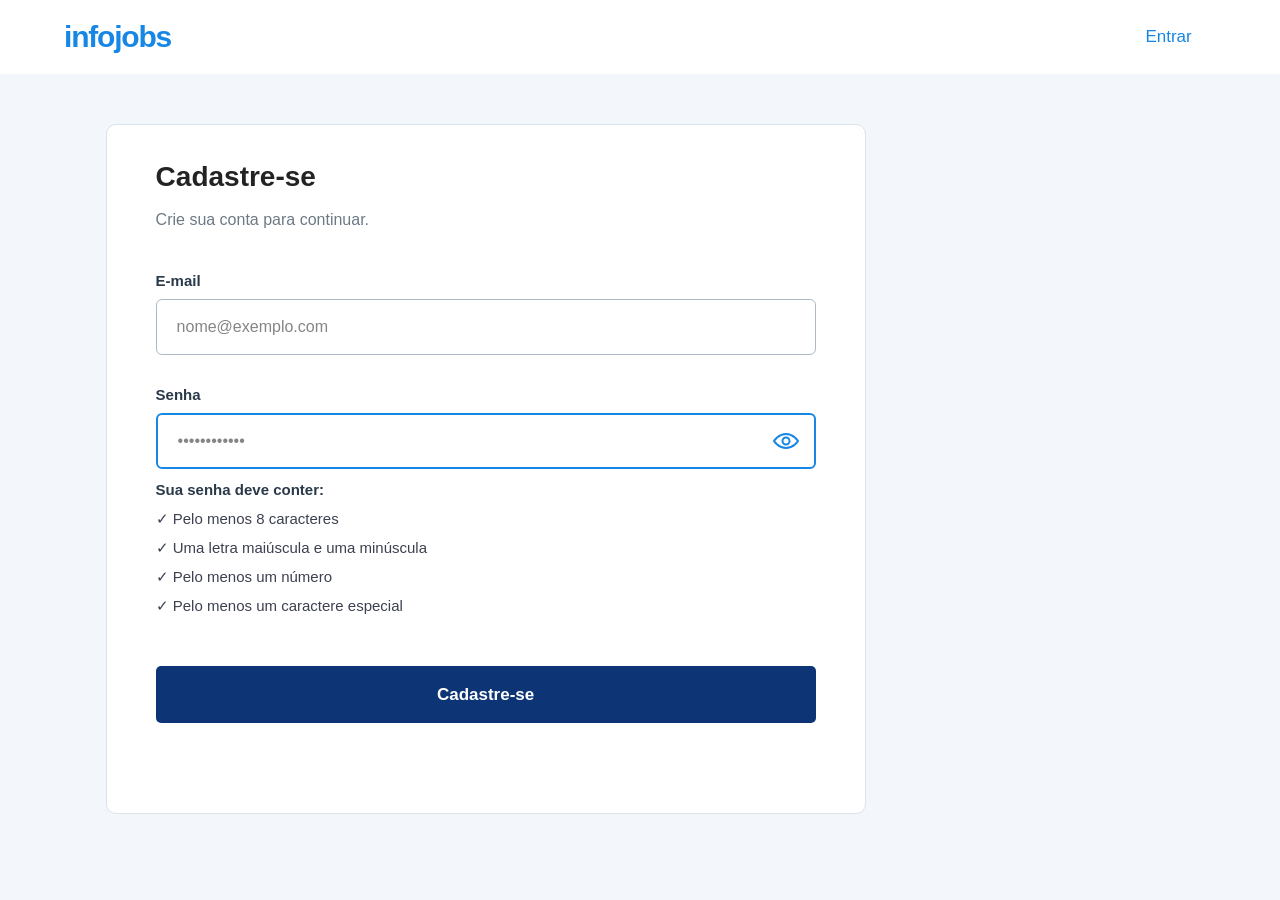
<file: index.html>
<!doctype html>
<html lang="pt-BR">
  <head>
    <meta charset="UTF-8" />
    <meta name="viewport" content="width=device-width, initial-scale=1.0" />
    <title>Cadastre-se | infojobs</title>
    <link rel="stylesheet" href="styles.css" />
    <script src="script.js" defer></script>
  </head>
  <body>
    <header class="site-header">
      <span class="brand">infojobs</span>
      <a class="login-link" href="#entrar">Entrar</a>
    </header>

    <main class="page-content">
      <section class="signup-card" aria-labelledby="signup-title">
        <h1 id="signup-title">Cadastre-se</h1>
        <p class="subtitle">Crie sua conta para continuar.</p>

        <form id="signup-form" novalidate>
          <div class="field email-field">
            <label for="email">E-mail</label>
            <input id="email" name="email" type="email" placeholder="nome@exemplo.com" autocomplete="email" required aria-describedby="email-error" />
            <p class="error" id="email-error" aria-live="polite"></p>
          </div>

          <div class="field password-field">
            <label for="password">Senha</label>
            <div class="password-control">
              <input id="password" name="password" type="password" placeholder="••••••••••••" autocomplete="new-password" required aria-describedby="password-rules password-error" />
              <button type="button" class="reveal-password" aria-label="Mostrar senha" aria-pressed="false">
                <svg viewBox="0 0 28 22" width="28" height="22" fill="none" aria-hidden="true">
                  <path d="M2 11s4.3-7 12-7 12 7 12 7-4.3 7-12 7S2 11 2 11Z" stroke="currentColor" stroke-width="2"/>
                  <circle cx="14" cy="11" r="3.5" stroke="currentColor" stroke-width="2"/>
                </svg>
              </button>
            </div>
            <p class="error" id="password-error" aria-live="polite"></p>
          </div>

          <div class="rules" id="password-rules">
            <p class="rules-title">Sua senha deve conter:</p>
            <ul>
              <li>✓ Pelo menos 8 caracteres</li>
              <li>✓ Uma letra maiúscula e uma minúscula</li>
              <li>✓ Pelo menos um número</li>
              <li>✓ Pelo menos um caractere especial</li>
            </ul>
          </div>

          <button class="submit-button" type="submit">Cadastre-se</button>
          <p class="form-message" id="form-message" role="status" aria-live="polite"></p>
        </form>
      </section>
    </main>
  </body>
</html>
</file>
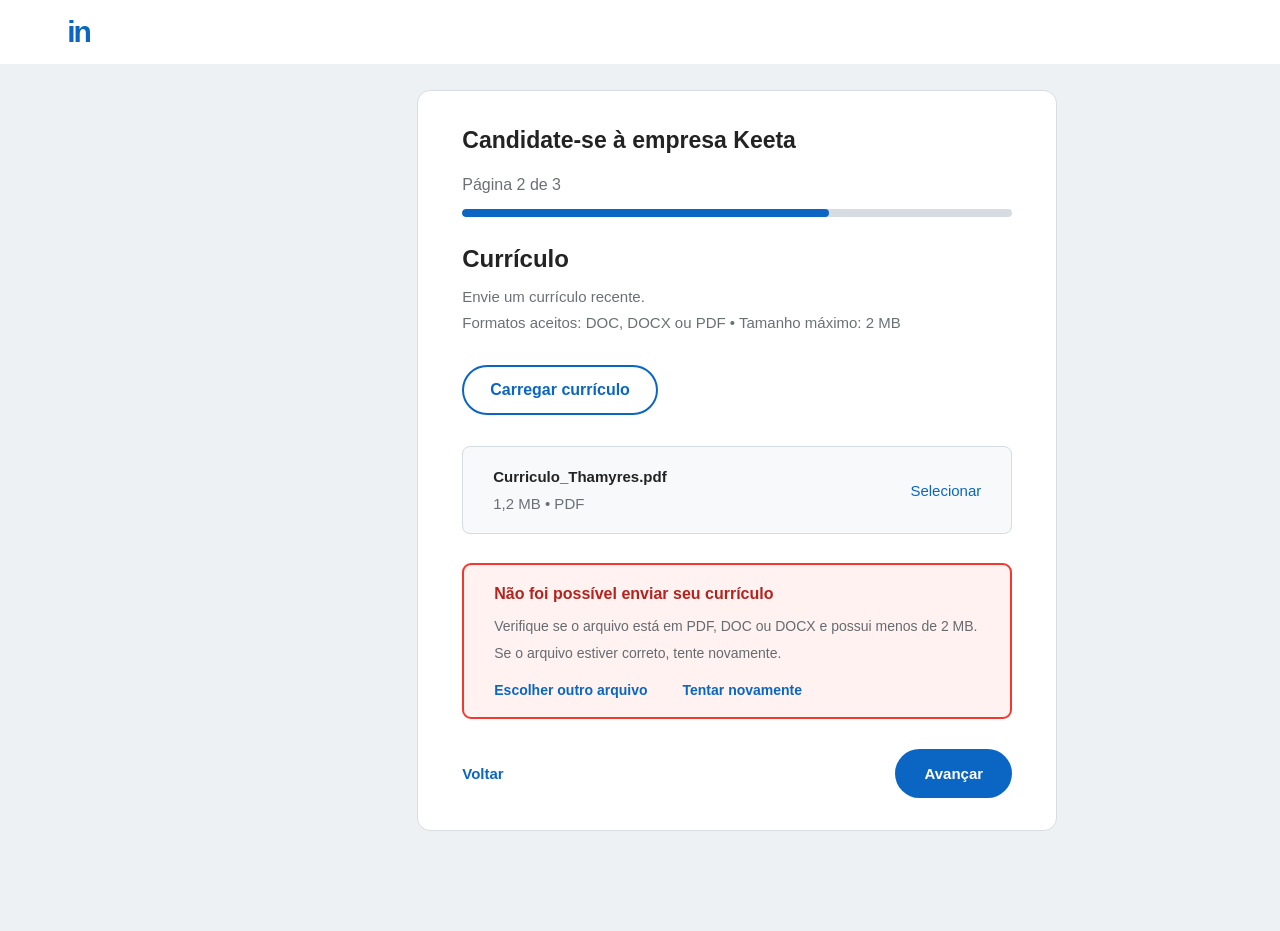
<file: anexar-curriculo.html>
<!doctype html>
<html lang="pt-BR">
  <head>
    <meta charset="UTF-8" />
    <meta name="viewport" content="width=device-width, initial-scale=1.0" />
    <title>Currículo | Candidatura Keeta</title>
    <link rel="stylesheet" href="styles.css" />
    <script src="script.js" defer></script>
  </head>
  <body class="upload-page">
    <header class="site-header upload-header"><span class="linkedin-mark">in</span></header>
    <main class="page-content">
      <section class="upload-card" aria-labelledby="application-title">
        <h1 id="application-title">Candidate-se à empresa Keeta</h1>
        <p class="upload-step">Página 2 de 3</p>
        <div class="progress-track upload-progress" role="progressbar" aria-label="Progresso da candidatura" aria-valuenow="66" aria-valuemin="0" aria-valuemax="100"><span></span></div>
        <h2>Currículo</h2>
        <p class="upload-description">Envie um currículo recente.</p>
        <p class="upload-requirements">Formatos aceitos: DOC, DOCX ou PDF • Tamanho máximo: 2 MB</p>

        <input id="resume-file" class="visually-hidden" type="file" accept=".pdf,.doc,.docx,application/pdf,application/msword,application/vnd.openxmlformats-officedocument.wordprocessingml.document" />
        <button class="load-resume" type="button">Carregar currículo</button>

        <div class="selected-resume">
          <div><strong id="resume-name">Curriculo_Thamyres.pdf</strong><span id="resume-meta">1,2 MB • PDF</span></div>
          <button type="button" class="select-resume">Selecionar</button>
        </div>

        <div class="upload-error" role="alert">
          <strong>Não foi possível enviar seu currículo</strong>
          <p>Verifique se o arquivo está em PDF, DOC ou DOCX e possui menos de 2 MB.</p>
          <p>Se o arquivo estiver correto, tente novamente.</p>
          <div class="error-actions"><button type="button" class="choose-another">Escolher outro arquivo</button><button type="button" class="try-again">Tentar novamente</button></div>
        </div>

        <div class="upload-actions"><a href="formulario.html">Voltar</a><button type="button" class="advance-button">Avançar</button></div>
      </section>
    </main>
  </body>
</html>
</file>
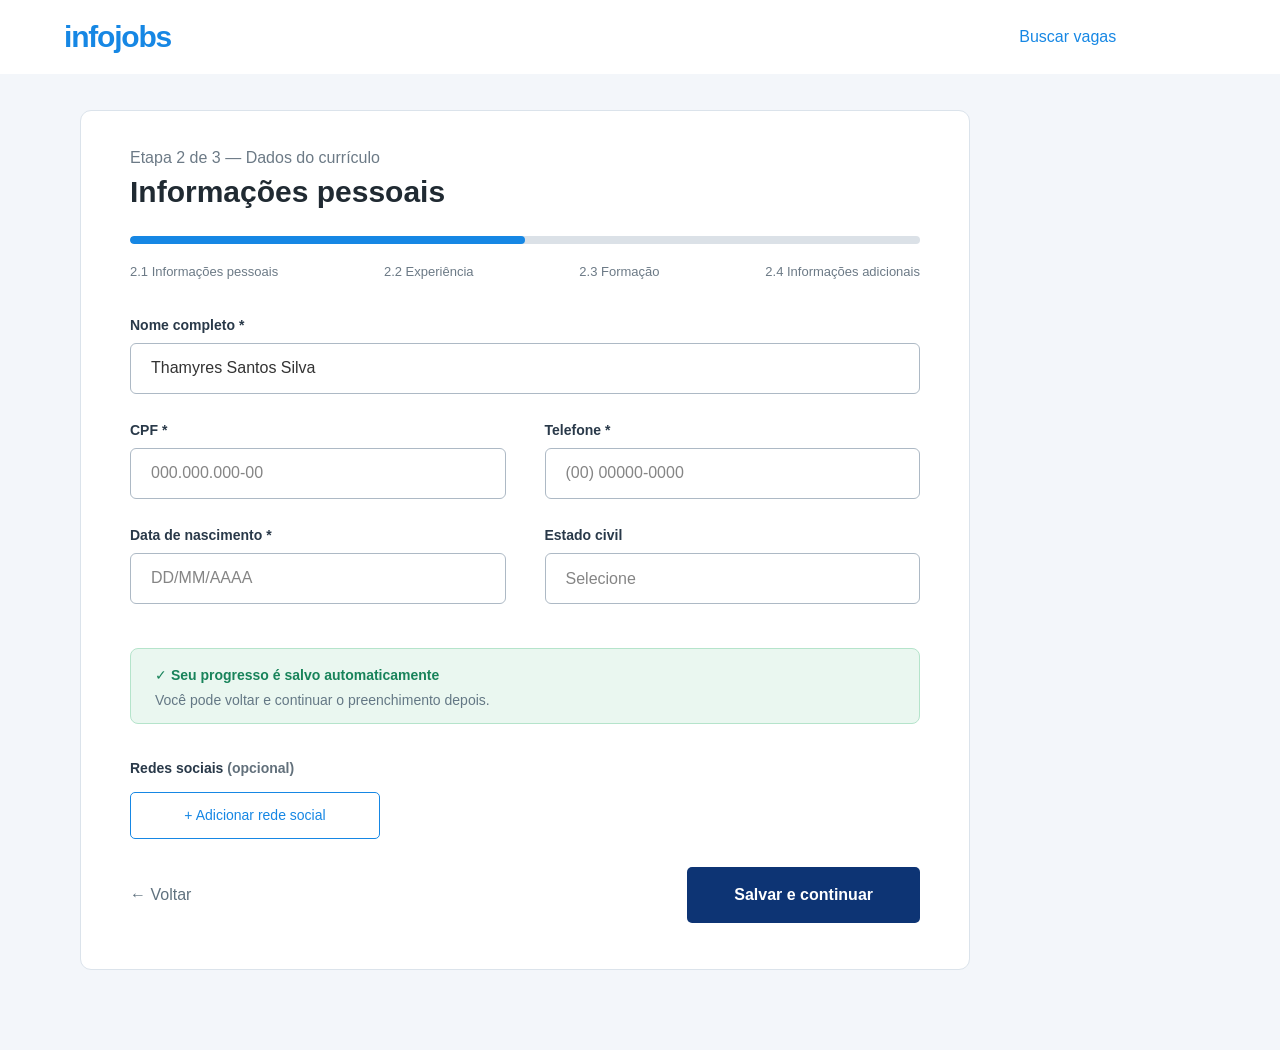
<file: formulario.html>
<!doctype html>
<html lang="pt-BR">
  <head>
    <meta charset="UTF-8" />
    <meta name="viewport" content="width=device-width, initial-scale=1.0" />
    <title>Informações pessoais | infojobs</title>
    <link rel="stylesheet" href="styles.css" />
    <script src="script.js" defer></script>
  </head>
  <body class="form-page">
    <header class="site-header">
      <span class="brand">infojobs</span>
      <a class="header-link" href="#buscar-vagas">Buscar vagas</a>
    </header>
    <main class="page-content">
      <section class="form-card" aria-labelledby="form-title">
        <p class="step-eyebrow">Etapa 2 de 3 — Dados do currículo</p>
        <h1 id="form-title">Informações pessoais</h1>
        <div class="progress-track" role="progressbar" aria-label="Progresso do currículo" aria-valuenow="50" aria-valuemin="0" aria-valuemax="100"><span></span></div>
        <div class="form-steps" aria-label="Etapas dos dados do currículo">
          <span>2.1 Informações pessoais</span><span>2.2 Experiência</span><span>2.3 Formação</span><span>2.4 Informações adicionais</span>
        </div>

        <form id="personal-form" novalidate>
          <div class="form-grid">
            <div class="field full-width">
              <label for="full-name">Nome completo *</label>
              <input id="full-name" name="fullName" value="Thamyres Santos Silva" autocomplete="name" required />
            </div>
            <div class="field">
              <label for="cpf">CPF *</label>
              <input id="cpf" name="cpf" inputmode="numeric" placeholder="000.000.000-00" maxlength="14" required />
            </div>
            <div class="field">
              <label for="phone">Telefone *</label>
              <input id="phone" name="phone" type="tel" inputmode="tel" placeholder="(00) 00000-0000" maxlength="15" required />
            </div>
            <div class="field">
              <label for="birth-date">Data de nascimento *</label>
              <input id="birth-date" name="birthDate" inputmode="numeric" placeholder="DD/MM/AAAA" maxlength="10" required />
            </div>
            <div class="field">
              <label for="marital-status">Estado civil</label>
              <select id="marital-status" name="maritalStatus">
                <option value="">Selecione</option>
                <option>Solteiro(a)</option><option>Casado(a)</option><option>Divorciado(a)</option><option>Viúvo(a)</option><option>União estável</option>
              </select>
            </div>
          </div>

          <div class="autosave-notice" role="status">
            <strong>✓ Seu progresso é salvo automaticamente</strong>
            <span>Você pode voltar e continuar o preenchimento depois.</span>
          </div>

          <div class="social-section">
            <label>Redes sociais <span>(opcional)</span></label>
            <div id="social-links"></div>
            <button class="add-social" type="button">+ Adicionar rede social</button>
          </div>

          <div class="form-actions">
            <a class="back-link" href="index.html">← Voltar</a>
            <button class="continue-button" type="submit">Salvar e continuar</button>
          </div>
        </form>
      </section>
    </main>
  </body>
</html>
</file>
<file: styles.css>
:root {
  font-family: Arial, Helvetica, sans-serif;
  color: #232323;
  background: #f3f6fa;
  font-synthesis: none;
}

* { box-sizing: border-box; }

body { margin: 0; min-width: 320px; }

.site-header {
  height: 74px;
  background: #fff;
  display: flex;
  align-items: center;
  justify-content: space-between;
  padding: 0 6.9% 0 5%;
}

.brand {
  color: #1687e4;
  font-size: 30px;
  font-weight: 700;
  letter-spacing: -1.2px;
}

.login-link {
  color: #1687e4;
  font-size: 17px;
  text-decoration: none;
}

.login-link:hover { text-decoration: underline; }

.page-content {
  min-height: calc(100vh - 74px);
  padding: 50px 24px 84px clamp(24px, 8.25vw, 119px);
}

.signup-card {
  width: min(760px, 100%);
  min-height: 690px;
  padding: 32px 49px 55px;
  background: #fff;
  border: 1px solid #dbe3eb;
  border-radius: 10px;
}

h1 {
  margin: 0;
  font-size: 28px;
  line-height: 1.4;
  font-weight: 700;
}

.subtitle {
  margin: 12px 0 40px;
  color: #6c7a86;
  font-size: 16px;
  line-height: 1.5;
}

.field label {
  display: block;
  margin-bottom: 10px;
  color: #293949;
  font-size: 15px;
  font-weight: 700;
}

.field input {
  display: block;
  width: 100%;
  height: 56px;
  border: 1px solid #adb9c5;
  border-radius: 6px;
  padding: 0 20px;
  color: #333;
  background: #fff;
  font: inherit;
  font-size: 16px;
}

.field input::placeholder { color: #858585; opacity: 1; }
.field input:focus { outline: 2px solid #1687e4; outline-offset: -1px; border-color: #1687e4; }
.field input[aria-invalid="true"] { border-color: #c43d3d; }

.password-field { margin-top: 31px; }
.password-control { position: relative; }
.password-control input { padding-right: 65px; }
.signup-card .password-control input { border: 2px solid #1687e4; }

.reveal-password {
  position: absolute;
  right: 14px;
  top: 50%;
  transform: translateY(-50%);
  display: grid;
  place-items: center;
  width: 36px;
  height: 36px;
  border: 0;
  background: transparent;
  color: #1687e4;
  cursor: pointer;
}

.rules { color: #3c4050; font-size: 15px; }
.rules-title { margin: 12px 0 12px; color: #293949; font-weight: 700; }
.rules ul { list-style: none; margin: 0; padding: 0; }
.rules li { margin: 0 0 11px; }

.submit-button {
  display: block;
  width: 100%;
  height: 57px;
  margin-top: 51px;
  border: 0;
  border-radius: 5px;
  color: #fff;
  background: #0d3474;
  font: inherit;
  font-size: 17px;
  font-weight: 700;
  cursor: pointer;
}

.submit-button:hover { background: #092b63; }
.submit-button:focus-visible, .login-link:focus-visible, .reveal-password:focus-visible {
  outline: 2px solid #1687e4;
  outline-offset: 3px;
}

.error { margin: 5px 0 0; color: #ad2525; font-size: 13px; }
.error:empty, .form-message:empty { display: none; }
.form-message { margin: 15px 0 0; color: #293949; font-size: 14px; }

.header-link { color: #1687e4; font-size: 16px; text-decoration: none; }
.header-link:hover { text-decoration: underline; }
.form-page .site-header { padding-left: 5%; padding-right: 12.8%; }
.form-page .page-content { padding: 36px 24px 80px clamp(24px, 6.25vw, 90px); }
.form-card {
  width: min(890px, 100%);
  min-height: 860px;
  padding: 38px 49px 37px;
  background: #fff;
  border: 1px solid #dbe3eb;
  border-radius: 11px;
}
.step-eyebrow { margin: 0 0 6px; color: #6c7a86; font-size: 16px; }
.form-card h1 { color: #202a32; font-size: 30px; line-height: 1.25; }
.progress-track { height: 8px; overflow: hidden; border-radius: 99px; background: #dbe1e7; }
.progress-track span { display: block; width: 50%; height: 100%; border-radius: inherit; background: #1687e4; }
.form-card .progress-track { margin-top: 25px; }
.form-steps { display: flex; justify-content: space-between; gap: 16px; margin: 20px 0 38px; color: #6c7a86; font-size: 13px; }
.form-grid { display: grid; grid-template-columns: 1fr 1fr; gap: 28px 39px; }
.form-grid .full-width { grid-column: 1 / -1; }
.form-grid .field label { margin-bottom: 10px; font-size: 14px; }
.form-grid .field input, .form-grid .field select { height: 51px; }
.form-grid .field select {
  display: block; width: 100%; border: 1px solid #adb9c5; border-radius: 6px;
  padding: 0 20px; appearance: none; background: #fff; color: #858585;
  font: inherit; font-size: 16px;
}
.form-grid .field select:has(option:checked:not([value=""])) { color: #333; }
.autosave-notice {
  display: flex; flex-direction: column; gap: 9px; margin-top: 44px;
  padding: 18px 24px 15px; border: 1px solid #b5e4cb; border-radius: 8px;
  background: #eaf7f0; font-size: 14px;
}
.autosave-notice strong { color: #18835a; }
.autosave-notice span { color: #647885; }
.social-section { margin-top: 36px; }
.social-section > label { display: block; margin-bottom: 16px; color: #293949; font-size: 14px; font-weight: 700; }
.social-section > label span { color: #62707b; }
.add-social {
  min-width: 250px; height: 47px; padding: 0 24px; border: 1px solid #1687e4;
  border-radius: 5px; color: #1687e4; background: #fff; font: inherit;
  font-size: 14px; cursor: pointer;
}
.social-input { margin: 0 0 12px; }
.social-input input { width: min(100%, 420px); height: 45px; border: 1px solid #adb9c5; border-radius: 5px; padding: 0 12px; font: inherit; }
.form-actions { display: flex; align-items: center; justify-content: space-between; margin-top: 28px; }
.back-link { color: #60727f; font-size: 16px; text-decoration: none; }
.continue-button {
  height: 56px; padding: 0 47px; border: 0; border-radius: 5px;
  color: #fff; background: #0d3474; font: inherit; font-weight: 700; cursor: pointer;
}

.upload-page { background: #eef1f4; }
.upload-header { height: 64px; padding-left: 5.25%; }
.linkedin-mark { color: #0a66c2; font-size: 30px; font-weight: 700; letter-spacing: -2px; }
.upload-page .page-content { min-height: calc(100vh - 64px); padding: 26px 24px 100px clamp(24px, 32.6vw, 470px); }
.upload-card {
  width: min(640px, 100%); min-height: 720px; padding: 34px 44px 32px;
  border: 1px solid #d8dde2; border-radius: 13px; background: #fff;
}
.upload-card h1 { font-size: 23px; line-height: 1.35; }
.upload-step { margin: 20px 0 15px; color: #6b7075; font-size: 16px; }
.upload-progress { height: 8px; background: #d7dce1; }
.upload-progress span { width: 66.666%; background: #0a66c2; }
.upload-card h2 { margin: 28px 0 15px; font-size: 24px; }
.upload-description, .upload-requirements { margin: 0 0 9px; color: #6b7075; font-size: 15px; }
.load-resume {
  height: 50px; min-width: 195px; margin: 25px 0 31px; padding: 0 26px;
  border: 2px solid #0a66c2; border-radius: 28px; color: #0a66c2;
  background: #fff; font: inherit; font-weight: 700; cursor: pointer;
}
.selected-resume {
  display: flex; justify-content: space-between; align-items: center;
  min-height: 88px; padding: 18px 30px; border: 1px solid #d5dce2;
  border-radius: 8px; background: #f7f9fa;
}
.selected-resume div { display: flex; flex-direction: column; gap: 10px; }
.selected-resume strong { font-size: 15px; }
.selected-resume span { color: #6b7075; font-size: 15px; }
.selected-resume button, .error-actions button, .upload-actions a {
  padding: 0; border: 0; color: #0a66c2; background: transparent;
  font: inherit; font-size: 15px; text-decoration: none; cursor: pointer;
}
.upload-error {
  margin-top: 29px; padding: 20px 30px 19px; border: 2px solid #f5372d;
  border-radius: 9px; background: #fff2f0;
}
.upload-error[hidden] { display: none; }
.upload-error strong { color: #b4231e; font-size: 16px; }
.upload-error p { margin: 14px 0 0; color: #656b70; font-size: 14px; line-height: 1.35; }
.upload-error p + p { margin-top: 8px; }
.error-actions { display: flex; flex-wrap: wrap; gap: 35px; margin-top: 19px; }
.error-actions button { font-weight: 700; font-size: 14px; }
.upload-actions { display: flex; align-items: center; justify-content: space-between; margin-top: 30px; }
.upload-actions a { font-weight: 700; }
.advance-button { height: 49px; min-width: 117px; border: 0; border-radius: 28px; color: #fff; background: #0a66c2; font: inherit; font-size: 15px; font-weight: 700; cursor: pointer; }
.visually-hidden { position: absolute; width: 1px; height: 1px; padding: 0; margin: -1px; overflow: hidden; clip: rect(0, 0, 0, 0); white-space: nowrap; border: 0; }

button:focus-visible, a:focus-visible, input:focus-visible, select:focus-visible { outline: 2px solid #1687e4; outline-offset: 3px; }

@media (max-width: 600px) {
  .site-header { height: 68px; padding: 0 24px; }
  .brand { font-size: 27px; }
  .page-content { min-height: calc(100vh - 68px); padding: 24px 16px; }
  .signup-card { min-height: auto; padding: 27px 24px 42px; }
  h1 { font-size: 26px; }
  .subtitle { margin-bottom: 33px; }
  .form-page .site-header { padding: 0 24px; }
  .form-page .page-content, .upload-page .page-content { padding: 24px 16px; }
  .form-card, .upload-card { min-height: auto; padding: 28px 24px; }
  .form-steps { flex-wrap: wrap; gap: 10px 20px; }
  .form-grid { grid-template-columns: 1fr; gap: 22px; }
  .form-grid .full-width { grid-column: 1; }
  .form-actions { gap: 20px; }
  .continue-button { padding: 0 20px; }
  .upload-card h1 { font-size: 21px; }
  .selected-resume, .upload-error { padding-left: 20px; padding-right: 20px; }
}
</file>
